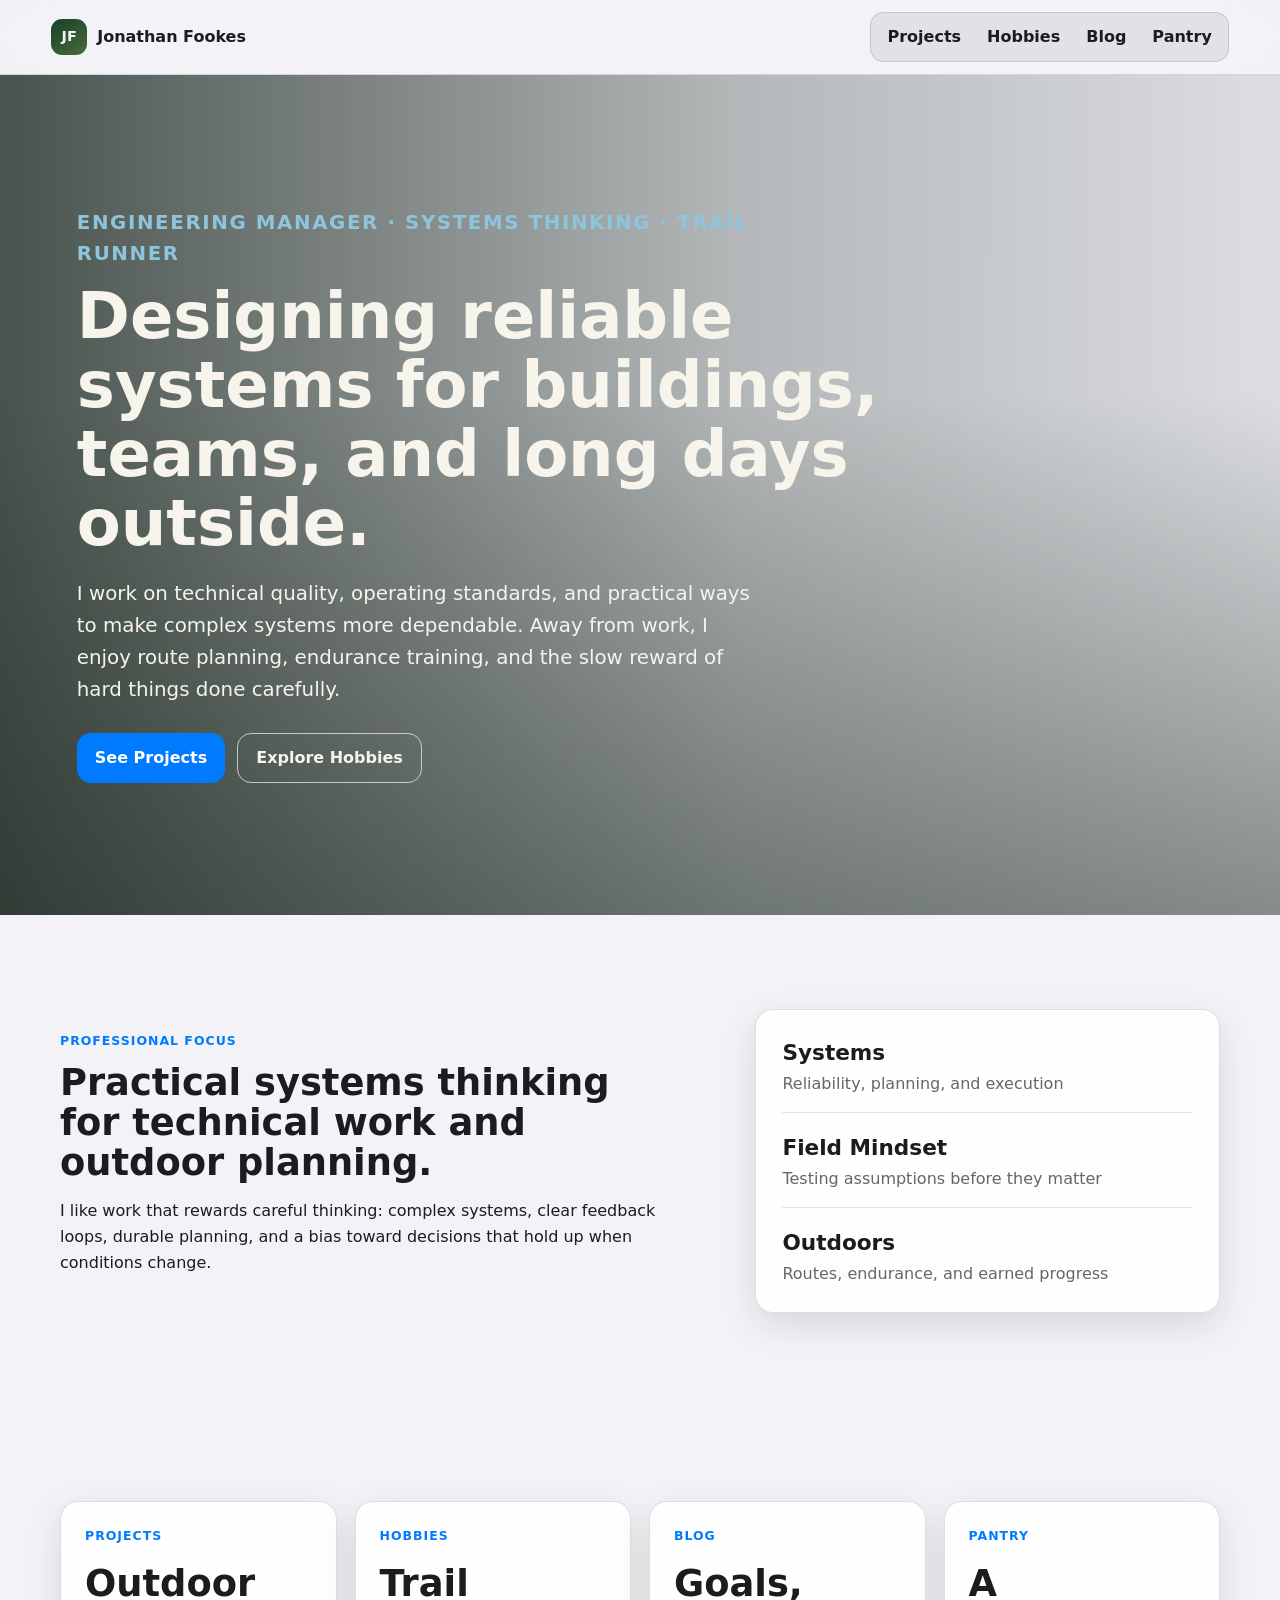
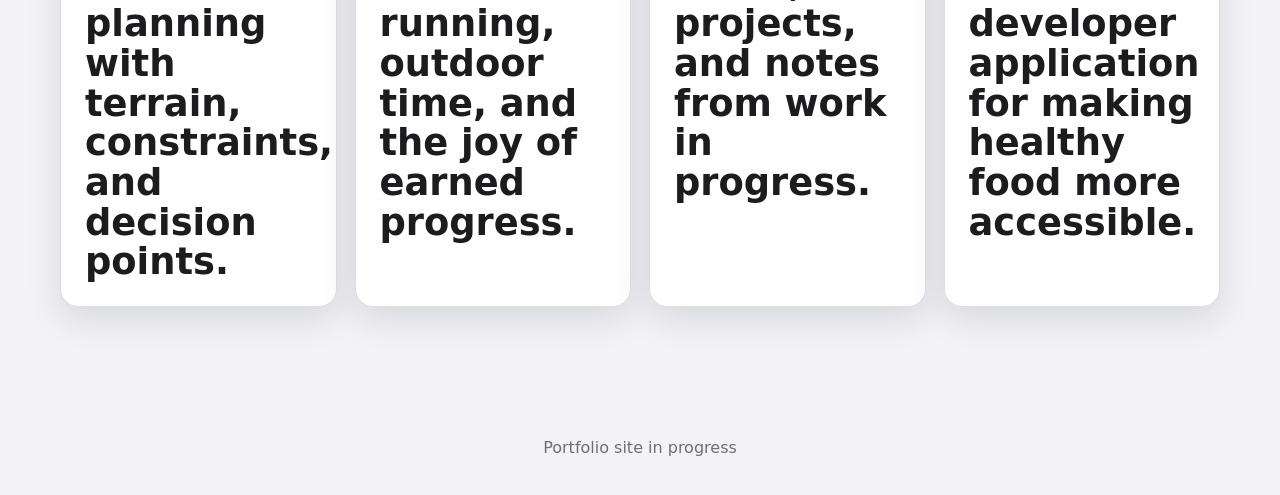
<file: index.html>
<!doctype html>
<html lang="en">
  <head>
    <meta charset="utf-8">
    <meta name="viewport" content="width=device-width, initial-scale=1">
    <title>Jonathan Fookes | Engineering, Trails, and Systems</title>
    <meta name="description" content="Personal website for Jonathan Fookes, engineering manager, systems thinker, route planner, and trail runner.">
    <link rel="preconnect" href="https://images.unsplash.com">
    <link rel="stylesheet" href="styles.css">
    <script defer src="script.js"></script>
  </head>
  <body>
    <header class="site-header">
      <a class="brand" href="index.html" aria-label="Jonathan Fookes home">
        <span class="brand-mark">JF</span>
        <span>Jonathan Fookes</span>
      </a>
      <button class="nav-toggle" type="button" aria-expanded="false" aria-controls="site-nav">
        <span class="sr-only">Toggle navigation</span>
        <span></span>
        <span></span>
        <span></span>
      </button>
      <nav id="site-nav" class="site-nav" aria-label="Primary navigation">
        <a href="projects.html">Projects</a>
        <a href="hobbies.html">Hobbies</a>
        <a href="blog.html">Blog</a>
        <a href="pantry.html">Pantry</a>
      </nav>
    </header>

    <main>
      <section class="hero home-hero">
        <div class="hero-copy">
          <p class="eyebrow">Engineering Manager · Systems Thinking · Trail Runner</p>
          <h1>Designing reliable systems for buildings, teams, and long days outside.</h1>
          <p>
            I work on technical quality, operating standards, and practical ways to make
            complex systems more dependable. Away from work, I enjoy route planning, endurance
            training, and the slow reward of hard things done carefully.
          </p>
          <div class="hero-actions">
            <a class="button primary" href="projects.html">See Projects</a>
            <a class="button secondary" href="hobbies.html">Explore Hobbies</a>
          </div>
        </div>
      </section>

      <section class="content-band intro-grid">
        <article>
          <p class="section-kicker">Professional Focus</p>
          <h2>Practical systems thinking for technical work and outdoor planning.</h2>
          <p>
            I like work that rewards careful thinking: complex systems, clear feedback loops,
            durable planning, and a bias toward decisions that hold up when conditions change.
          </p>
        </article>
        <article class="stat-panel">
          <div>
            <strong>Systems</strong>
            <span>Reliability, planning, and execution</span>
          </div>
          <div>
            <strong>Field Mindset</strong>
            <span>Testing assumptions before they matter</span>
          </div>
          <div>
            <strong>Outdoors</strong>
            <span>Routes, endurance, and earned progress</span>
          </div>
        </article>
      </section>

      <section class="feature-strip">
        <a class="feature-card" href="projects.html">
          <span>Projects</span>
          <h2>Outdoor planning with terrain, constraints, and decision points.</h2>
        </a>
        <a class="feature-card" href="hobbies.html">
          <span>Hobbies</span>
          <h2>Trail running, outdoor time, and the joy of earned progress.</h2>
        </a>
        <a class="feature-card" href="blog.html">
          <span>Blog</span>
          <h2>Goals, projects, and notes from work in progress.</h2>
        </a>
        <a class="feature-card" href="pantry.html">
          <span>Pantry</span>
          <h2>A developer application for making healthy food more accessible.</h2>
        </a>
      </section>
    </main>

    <footer class="site-footer">
      <span>Portfolio site in progress</span>
    </footer>
  </body>
</html>
</file>
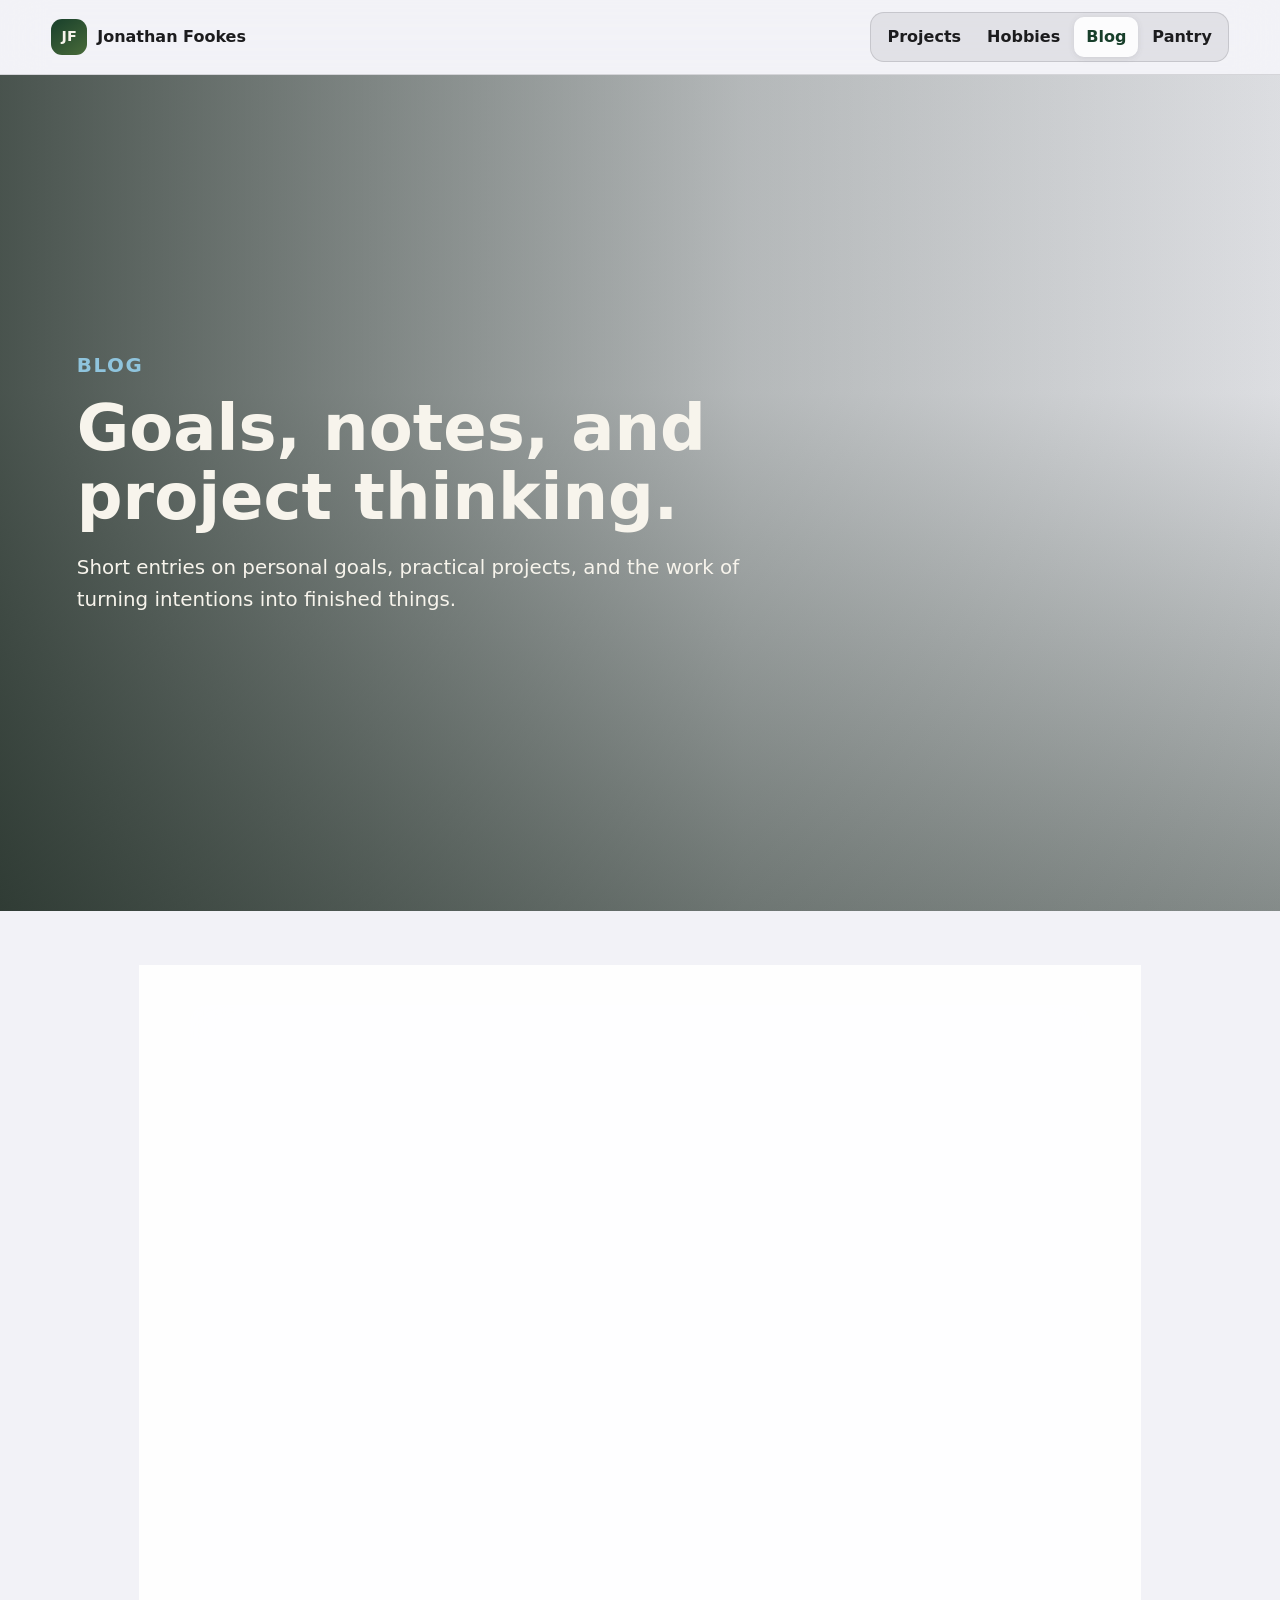
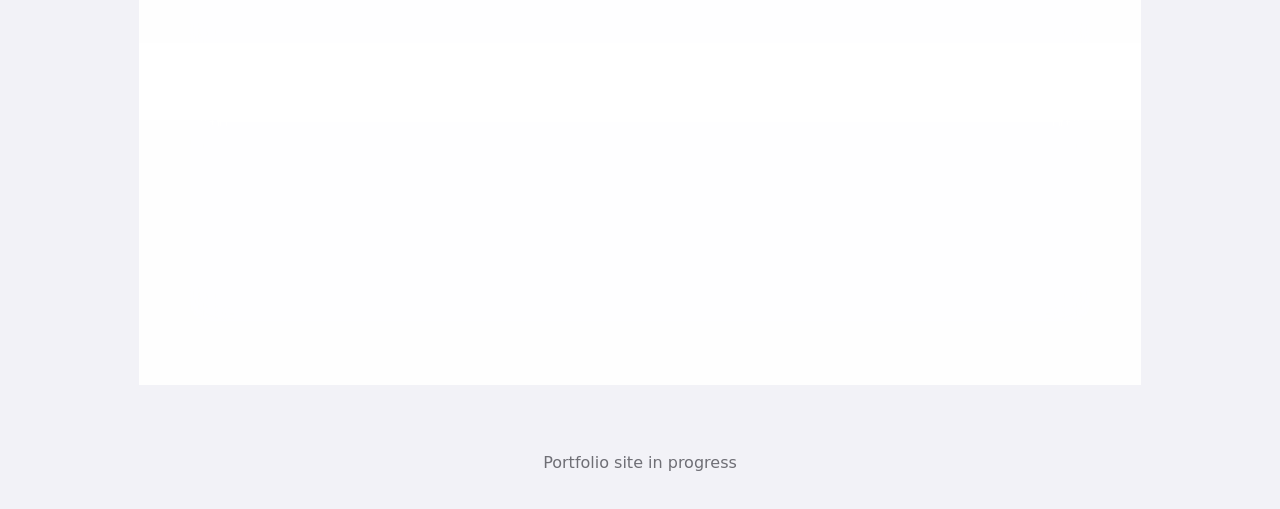
<file: blog.html>
<!doctype html>
<html lang="en">
  <head>
    <meta charset="utf-8">
    <meta name="viewport" content="width=device-width, initial-scale=1">
    <title>Blog | Jonathan Fookes</title>
    <meta name="description" content="Blog posts, goals, and project notes from Jonathan Fookes.">
    <link rel="preconnect" href="https://images.unsplash.com">
    <link rel="stylesheet" href="styles.css">
    <script defer src="script.js"></script>
  </head>
  <body>
    <header class="site-header">
      <a class="brand" href="index.html" aria-label="Jonathan Fookes home">
        <span class="brand-mark">JF</span>
        <span>Jonathan Fookes</span>
      </a>
      <button class="nav-toggle" type="button" aria-expanded="false" aria-controls="site-nav">
        <span class="sr-only">Toggle navigation</span>
        <span></span>
        <span></span>
        <span></span>
      </button>
      <nav id="site-nav" class="site-nav" aria-label="Primary navigation">
        <a href="projects.html">Projects</a>
        <a href="hobbies.html">Hobbies</a>
        <a href="blog.html" aria-current="page">Blog</a>
        <a href="pantry.html">Pantry</a>
      </nav>
    </header>

    <main>
      <section class="page-hero blog-hero">
        <div>
          <p class="eyebrow">Blog</p>
          <h1>Goals, notes, and project thinking.</h1>
          <p>
            Short entries on personal goals, practical projects, and the work of turning
            intentions into finished things.
          </p>
        </div>
      </section>

      <section class="blog-layout">
        <article class="blog-post">
          <header class="blog-post-header">
            <p class="section-kicker">Goals</p>
            <h2>Goals for 2026/2027</h2>
          </header>
          <ul class="goal-list">
            <li>
              <span class="goal-marker complete">Done</span>
              <span>Run 100k in 13 hours <strong>done in 12:13:00</strong></span>
            </li>
            <li>
              <span class="goal-marker">Goal</span>
              <span>Become a dad</span>
            </li>
            <li>
              <span class="goal-marker">Goal</span>
              <span>Build my meal planning and nutrition education app</span>
            </li>
            <li>
              <span class="goal-marker">Goal</span>
              <span>Visit Asia, anywhere</span>
            </li>
            <li>
              <span class="goal-marker">Goal</span>
              <span>Dipsea black shirt</span>
            </li>
            <li>
              <span class="goal-marker">Goal</span>
              <span>Finish my sci-fi novel</span>
            </li>
          </ul>
        </article>

        <article class="blog-post">
          <header class="blog-post-header">
            <p class="section-kicker">Reflection</p>
            <h2>Added goals for the next two years</h2>
          </header>
          <p>
            I have a lot I want to do, and I am loving the creative aspect of each of these.
          </p>
        </article>
      </section>
    </main>

    <footer class="site-footer">
      <span>Portfolio site in progress</span>
    </footer>
  </body>
</html>
</file>
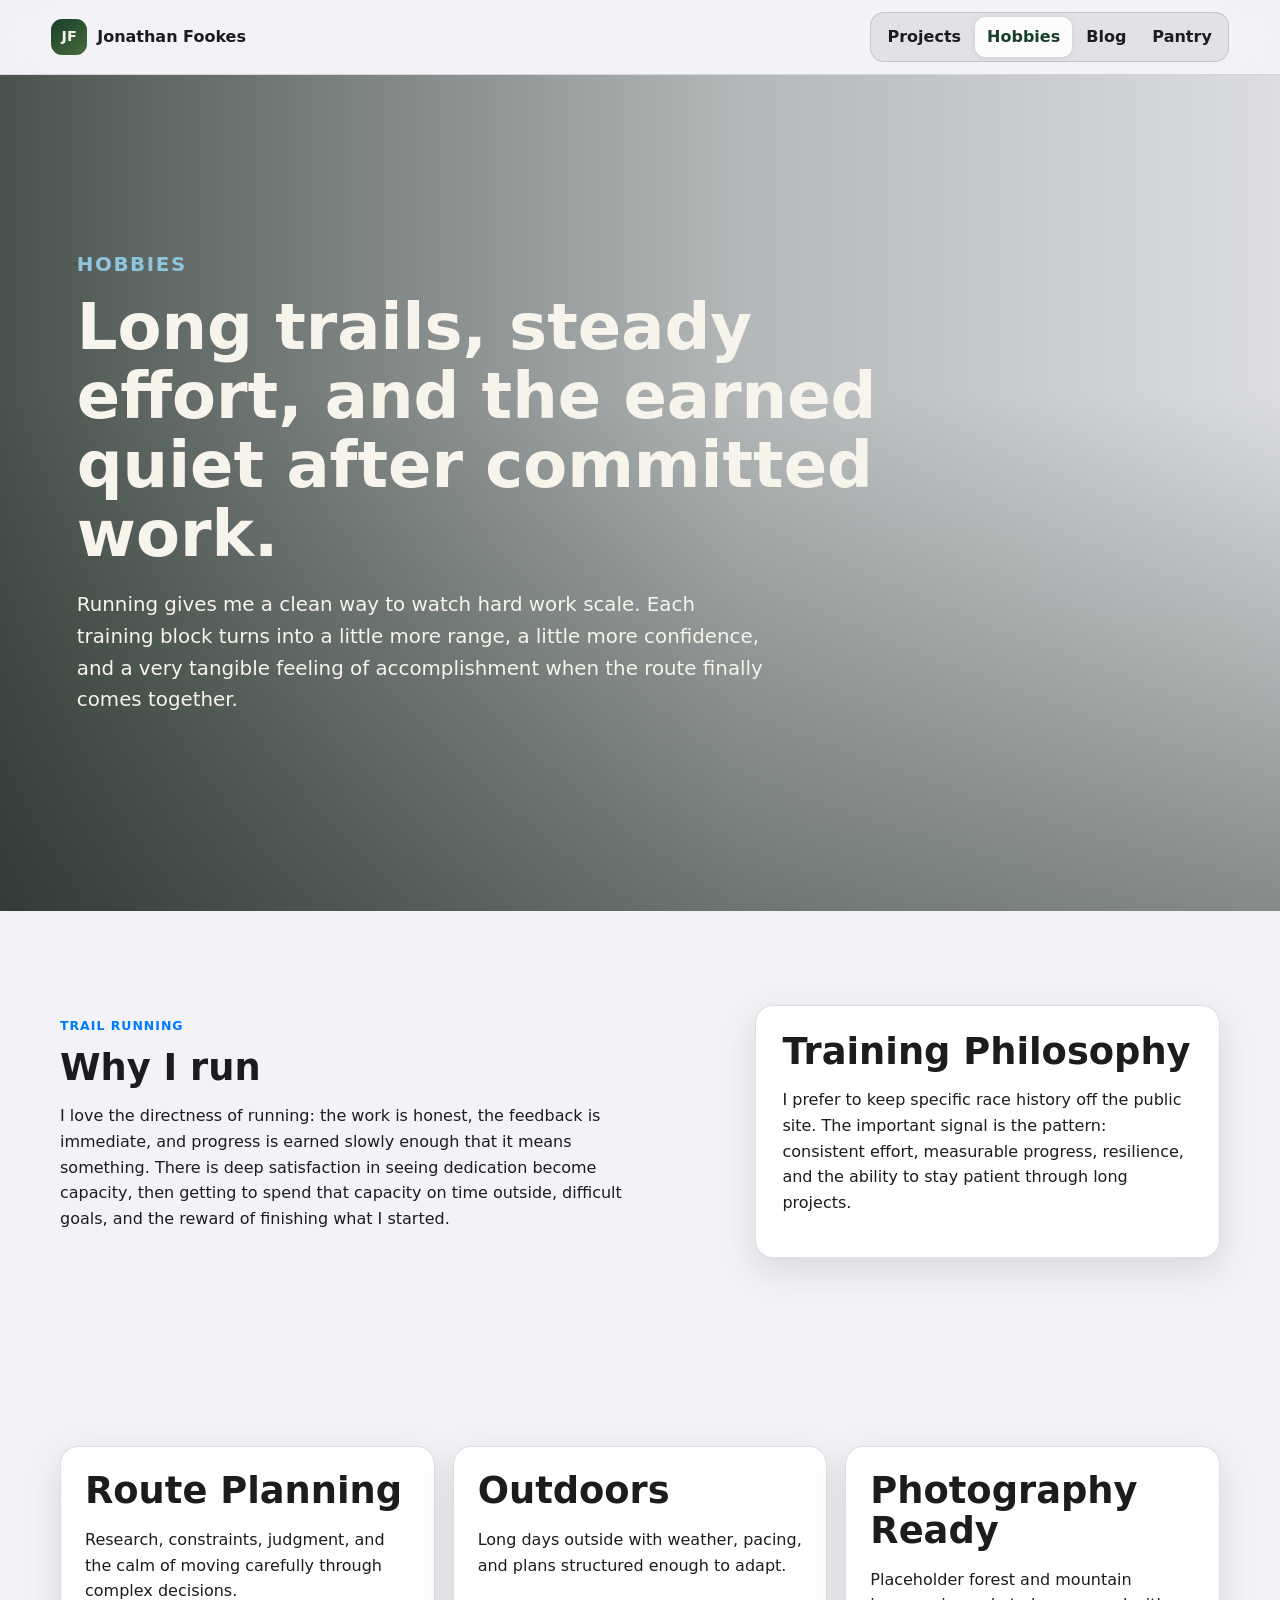
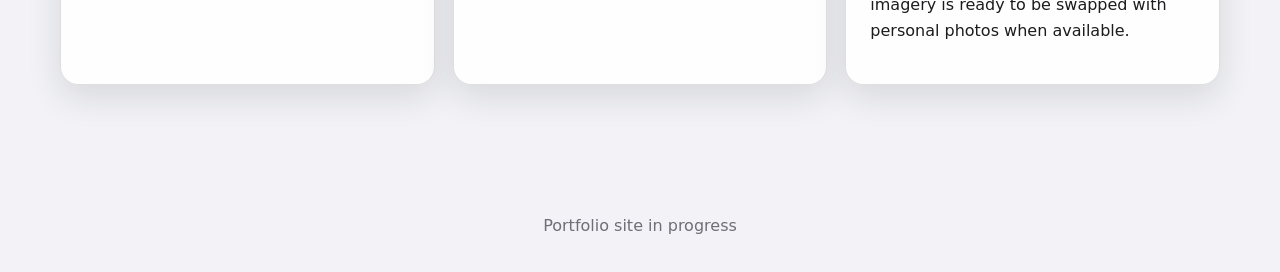
<file: hobbies.html>
<!doctype html>
<html lang="en">
  <head>
    <meta charset="utf-8">
    <meta name="viewport" content="width=device-width, initial-scale=1">
    <title>Hobbies | Jonathan Fookes</title>
    <meta name="description" content="Trail running, outdoor hobbies, and personal interests for Jonathan Fookes.">
    <link rel="preconnect" href="https://images.unsplash.com">
    <link rel="stylesheet" href="styles.css">
    <script defer src="script.js"></script>
  </head>
  <body>
    <header class="site-header">
      <a class="brand" href="index.html" aria-label="Jonathan Fookes home">
        <span class="brand-mark">JF</span>
        <span>Jonathan Fookes</span>
      </a>
      <button class="nav-toggle" type="button" aria-expanded="false" aria-controls="site-nav">
        <span class="sr-only">Toggle navigation</span>
        <span></span>
        <span></span>
        <span></span>
      </button>
      <nav id="site-nav" class="site-nav" aria-label="Primary navigation">
        <a href="projects.html">Projects</a>
        <a href="hobbies.html" aria-current="page">Hobbies</a>
        <a href="blog.html">Blog</a>
        <a href="pantry.html">Pantry</a>
      </nav>
    </header>

    <main>
      <section class="page-hero hobbies-hero">
        <div>
          <p class="eyebrow">Hobbies</p>
          <h1>Long trails, steady effort, and the earned quiet after committed work.</h1>
          <p>
            Running gives me a clean way to watch hard work scale. Each training block
            turns into a little more range, a little more confidence, and a very tangible
            feeling of accomplishment when the route finally comes together.
          </p>
        </div>
      </section>

      <section class="running-layout">
        <article class="running-story">
          <p class="section-kicker">Trail Running</p>
          <h2>Why I run</h2>
          <p>
            I love the directness of running: the work is honest, the feedback is immediate,
            and progress is earned slowly enough that it means something. There is deep
            satisfaction in seeing dedication become capacity, then getting to spend that
            capacity on time outside, difficult goals, and the reward of finishing what I started.
          </p>
        </article>
        <aside class="results-panel">
          <h2>Training Philosophy</h2>
          <p>
            I prefer to keep specific race history off the public site. The important signal is
            the pattern: consistent effort, measurable progress, resilience, and the ability to
            stay patient through long projects.
          </p>
        </aside>
      </section>

      <section class="hobby-strip">
        <article>
          <h2>Route Planning</h2>
          <p>Research, constraints, judgment, and the calm of moving carefully through complex decisions.</p>
        </article>
        <article>
          <h2>Outdoors</h2>
          <p>Long days outside with weather, pacing, and plans structured enough to adapt.</p>
        </article>
        <article>
          <h2>Photography Ready</h2>
          <p>Placeholder forest and mountain imagery is ready to be swapped with personal photos when available.</p>
        </article>
      </section>
    </main>

    <footer class="site-footer">
      <span>Portfolio site in progress</span>
    </footer>
  </body>
</html>
</file>
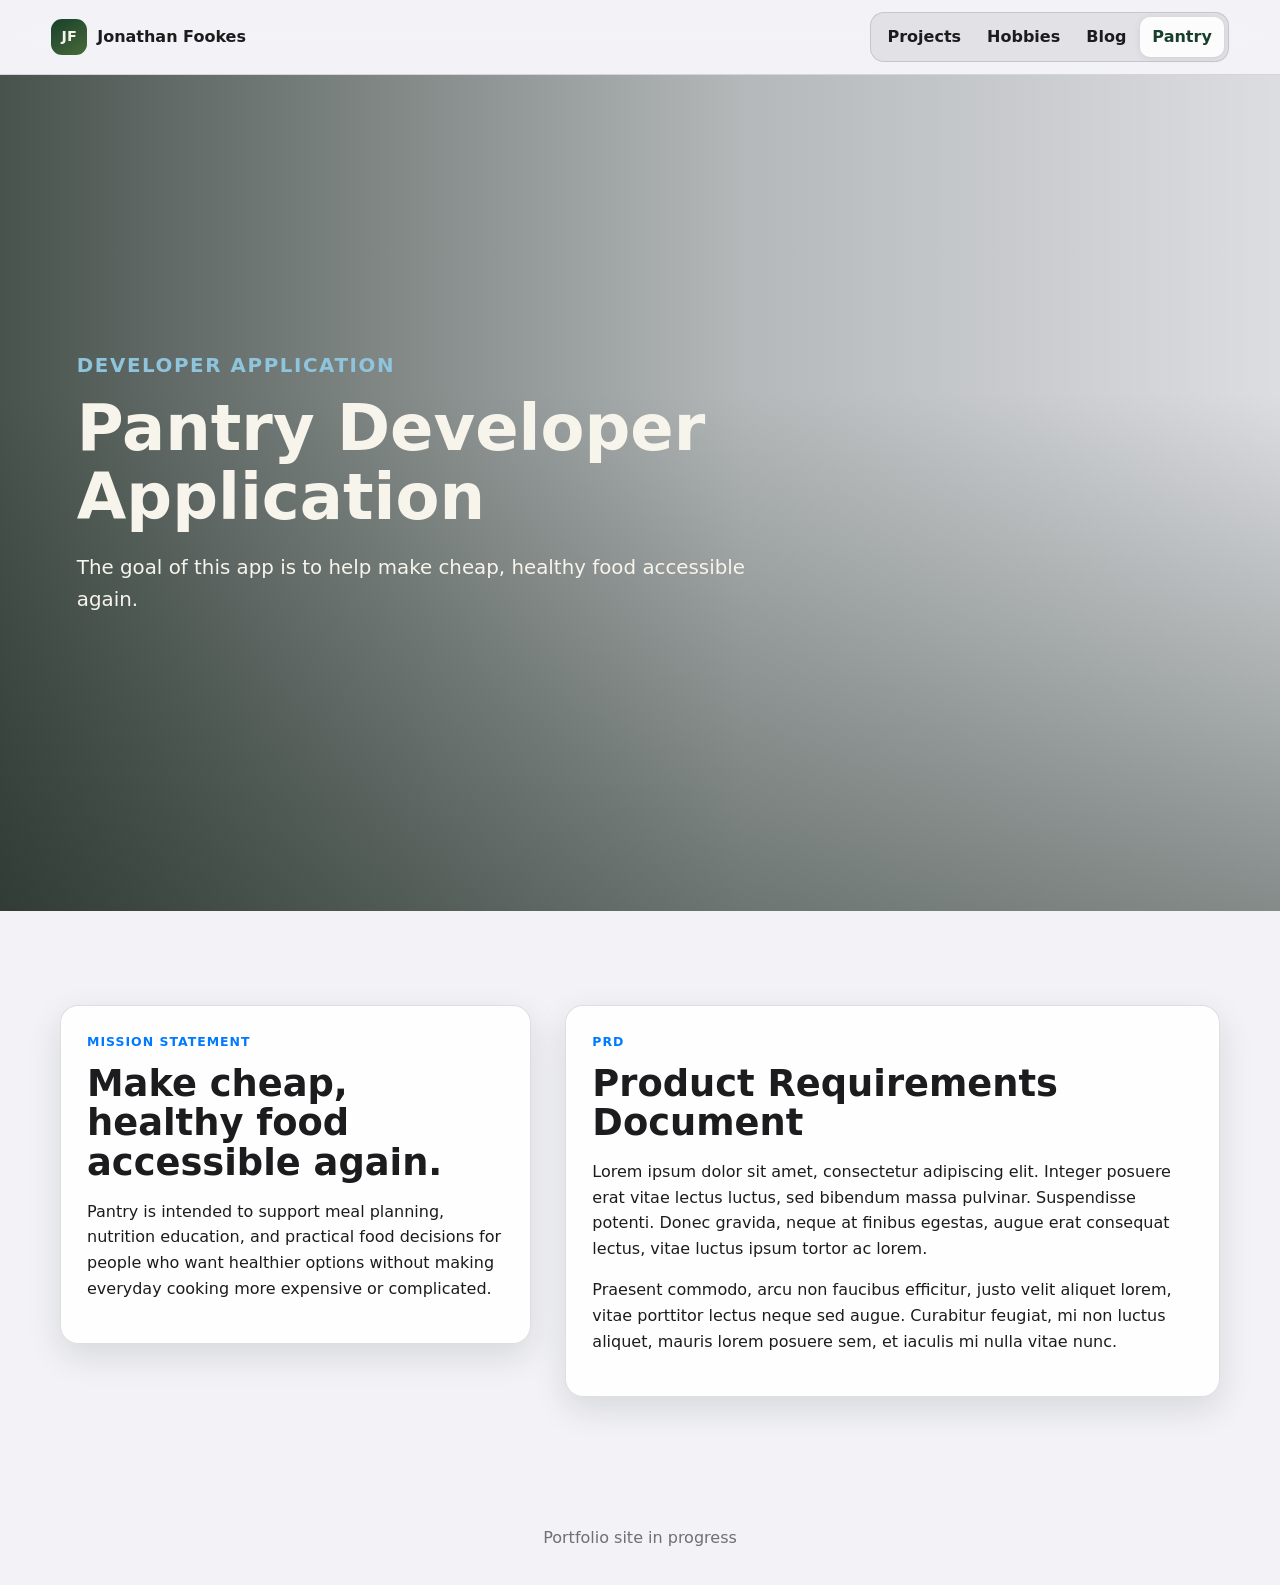
<file: pantry.html>
<!doctype html>
<html lang="en">
  <head>
    <meta charset="utf-8">
    <meta name="viewport" content="width=device-width, initial-scale=1">
    <title>Pantry Developer Application | Jonathan Fookes</title>
    <meta name="description" content="Pantry Developer Application mission and product requirements notes.">
    <link rel="preconnect" href="https://images.unsplash.com">
    <link rel="stylesheet" href="styles.css">
    <script defer src="script.js"></script>
  </head>
  <body>
    <header class="site-header">
      <a class="brand" href="index.html" aria-label="Jonathan Fookes home">
        <span class="brand-mark">JF</span>
        <span>Jonathan Fookes</span>
      </a>
      <button class="nav-toggle" type="button" aria-expanded="false" aria-controls="site-nav">
        <span class="sr-only">Toggle navigation</span>
        <span></span>
        <span></span>
        <span></span>
      </button>
      <nav id="site-nav" class="site-nav" aria-label="Primary navigation">
        <a href="projects.html">Projects</a>
        <a href="hobbies.html">Hobbies</a>
        <a href="blog.html">Blog</a>
        <a href="pantry.html" aria-current="page">Pantry</a>
      </nav>
    </header>

    <main>
      <section class="page-hero pantry-hero">
        <div>
          <p class="eyebrow">Developer Application</p>
          <h1>Pantry Developer Application</h1>
          <p>
            The goal of this app is to help make cheap, healthy food accessible again.
          </p>
        </div>
      </section>

      <section class="app-layout">
        <article class="app-panel mission-panel">
          <p class="section-kicker">Mission Statement</p>
          <h2>Make cheap, healthy food accessible again.</h2>
          <p>
            Pantry is intended to support meal planning, nutrition education, and practical
            food decisions for people who want healthier options without making everyday
            cooking more expensive or complicated.
          </p>
        </article>

        <article class="app-panel">
          <p class="section-kicker">PRD</p>
          <h2>Product Requirements Document</h2>
          <p>
            Lorem ipsum dolor sit amet, consectetur adipiscing elit. Integer posuere erat
            vitae lectus luctus, sed bibendum massa pulvinar. Suspendisse potenti. Donec
            gravida, neque at finibus egestas, augue erat consequat lectus, vitae luctus
            ipsum tortor ac lorem.
          </p>
          <p>
            Praesent commodo, arcu non faucibus efficitur, justo velit aliquet lorem, vitae
            porttitor lectus neque sed augue. Curabitur feugiat, mi non luctus aliquet,
            mauris lorem posuere sem, et iaculis mi nulla vitae nunc.
          </p>
        </article>
      </section>
    </main>

    <footer class="site-footer">
      <span>Portfolio site in progress</span>
    </footer>
  </body>
</html>
</file>
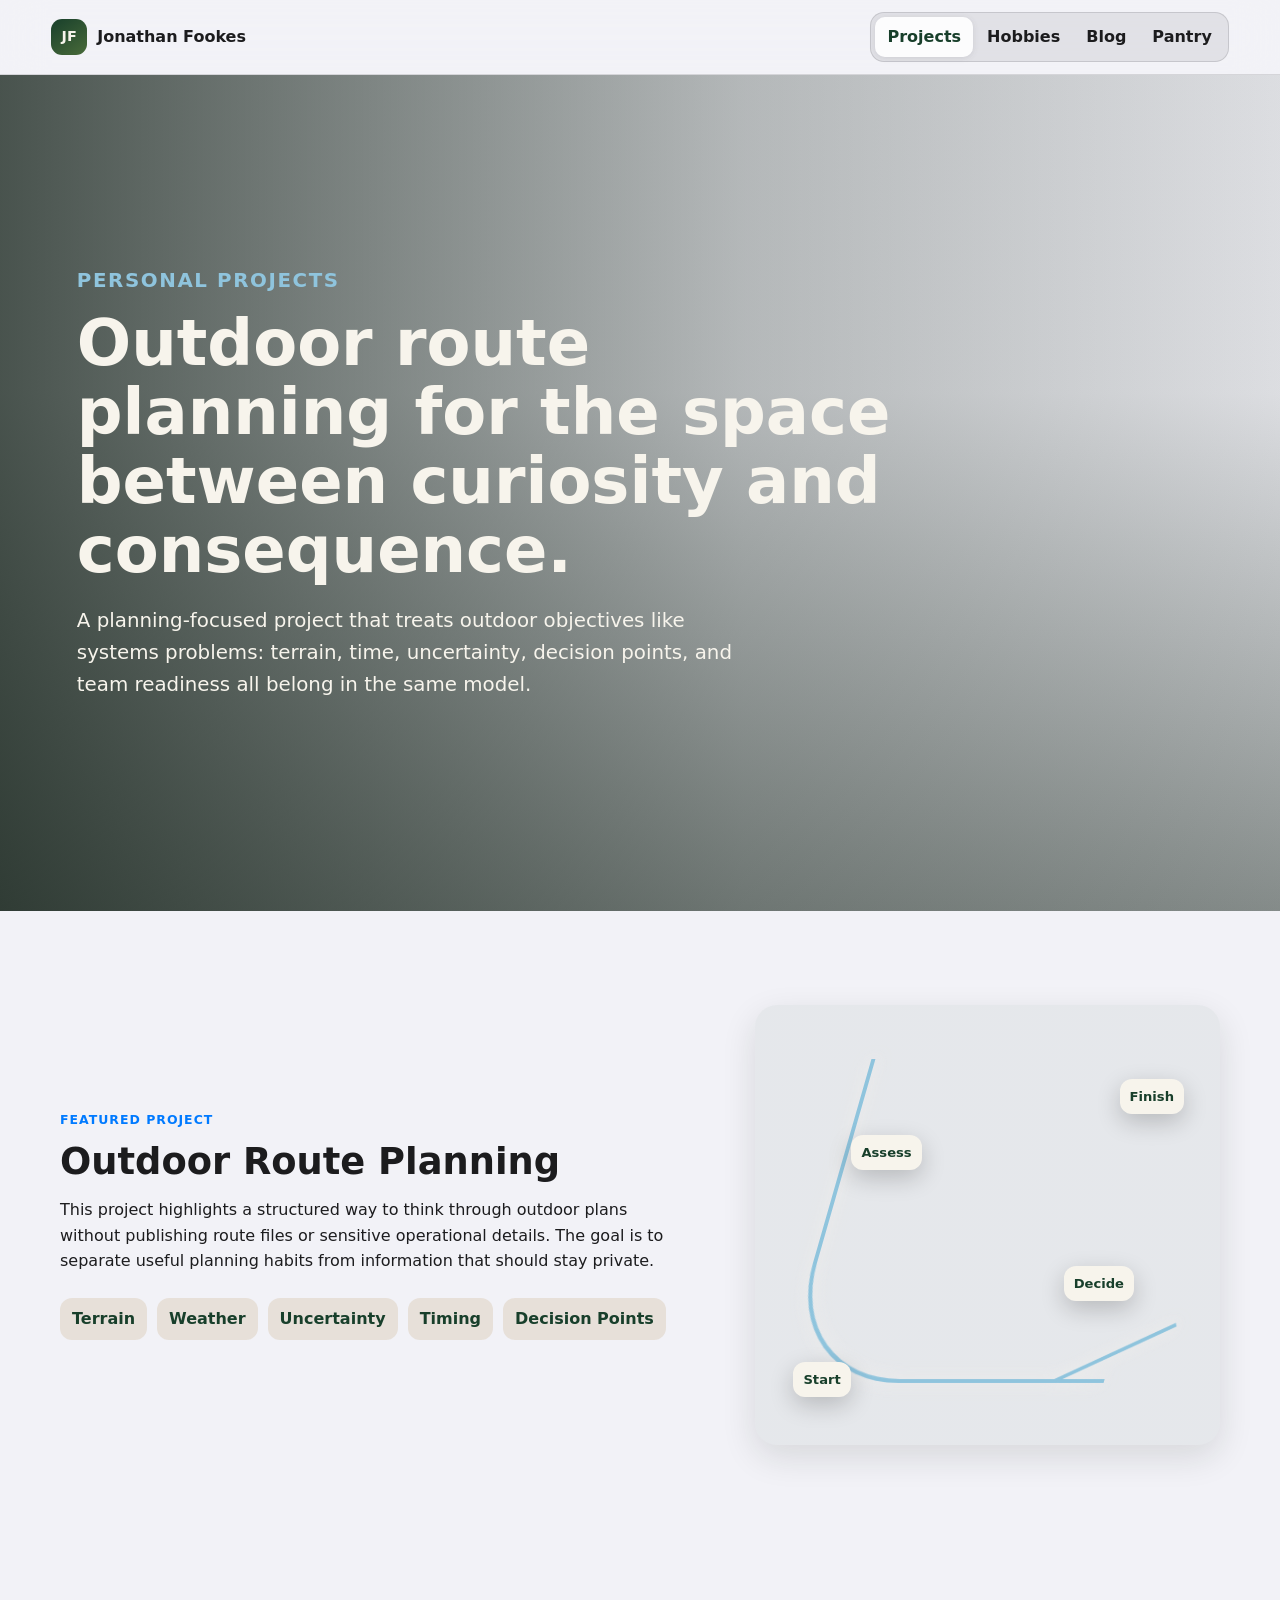
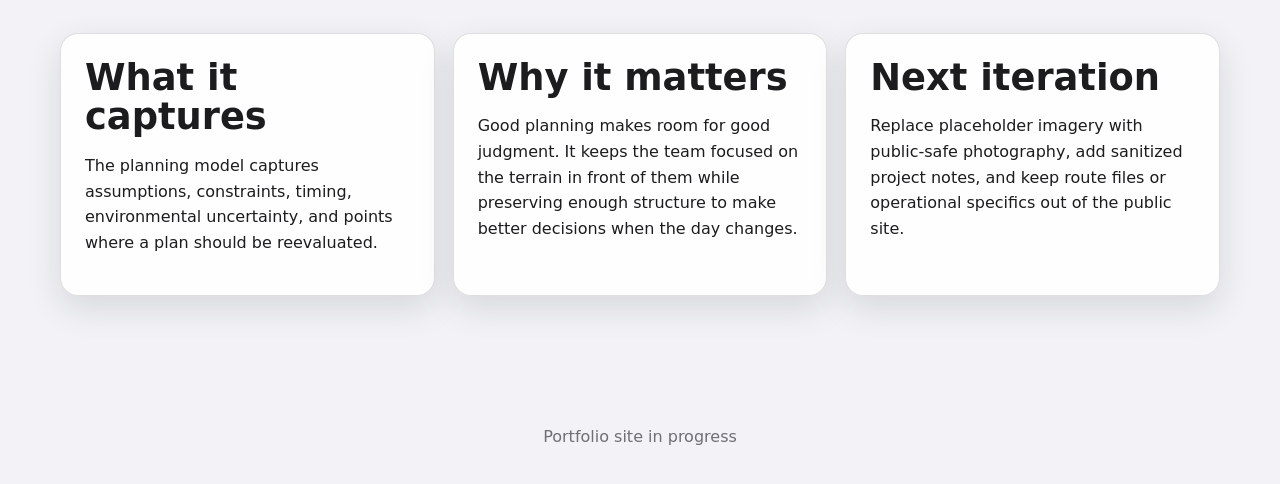
<file: projects.html>
<!doctype html>
<html lang="en">
  <head>
    <meta charset="utf-8">
    <meta name="viewport" content="width=device-width, initial-scale=1">
    <title>Projects | Jonathan Fookes</title>
    <meta name="description" content="Personal projects by Jonathan Fookes, including outdoor route planning.">
    <link rel="preconnect" href="https://images.unsplash.com">
    <link rel="stylesheet" href="styles.css">
    <script defer src="script.js"></script>
  </head>
  <body>
    <header class="site-header">
      <a class="brand" href="index.html" aria-label="Jonathan Fookes home">
        <span class="brand-mark">JF</span>
        <span>Jonathan Fookes</span>
      </a>
      <button class="nav-toggle" type="button" aria-expanded="false" aria-controls="site-nav">
        <span class="sr-only">Toggle navigation</span>
        <span></span>
        <span></span>
        <span></span>
      </button>
      <nav id="site-nav" class="site-nav" aria-label="Primary navigation">
        <a href="projects.html" aria-current="page">Projects</a>
        <a href="hobbies.html">Hobbies</a>
        <a href="blog.html">Blog</a>
        <a href="pantry.html">Pantry</a>
      </nav>
    </header>

    <main>
      <section class="page-hero projects-hero">
        <div>
          <p class="eyebrow">Personal Projects</p>
          <h1>Outdoor route planning for the space between curiosity and consequence.</h1>
          <p>
            A planning-focused project that treats outdoor objectives like systems problems:
            terrain, time, uncertainty, decision points, and team readiness all belong in the
            same model.
          </p>
        </div>
      </section>

      <section class="project-feature">
        <div class="project-copy">
          <p class="section-kicker">Featured Project</p>
          <h2>Outdoor Route Planning</h2>
          <p>
            This project highlights a structured way to think through outdoor plans without
            publishing route files or sensitive operational details. The goal is to
            separate useful planning habits from information that should stay private.
          </p>
          <div class="project-metrics" aria-label="Route planning focus areas">
            <span>Terrain</span>
            <span>Weather</span>
            <span>Uncertainty</span>
            <span>Timing</span>
            <span>Decision Points</span>
          </div>
        </div>
        <div class="route-panel" aria-label="Stylized route planning map">
          <div class="route-line"></div>
          <span class="route-point start">Start</span>
          <span class="route-point water">Assess</span>
          <span class="route-point decision">Decide</span>
          <span class="route-point exit">Finish</span>
        </div>
      </section>

      <section class="content-band planning-grid">
        <article>
          <h2>What it captures</h2>
          <p>
            The planning model captures assumptions, constraints, timing, environmental
            uncertainty, and points where a plan should be reevaluated.
          </p>
        </article>
        <article>
          <h2>Why it matters</h2>
          <p>
            Good planning makes room for good judgment. It keeps the team focused on
            the terrain in front of them while preserving enough structure to make better
            decisions when the day changes.
          </p>
        </article>
        <article>
          <h2>Next iteration</h2>
          <p>
            Replace placeholder imagery with public-safe photography, add sanitized project
            notes, and keep route files or operational specifics out of the public site.
          </p>
        </article>
      </section>
    </main>

    <footer class="site-footer">
      <span>Portfolio site in progress</span>
    </footer>
  </body>
</html>
</file>
<file: styles.css>
:root {
  --forest: #183f2b;
  --moss: #496b3a;
  --fern: #7f9b5d;
  --dirt: #6c4d2f;
  --bark: #3a281b;
  --trail: #c3a77a;
  --sand: #e4d2b3;
  --sky: #8fc4dd;
  --cloud: #f7f4ec;
  --mist: #edf3ee;
  --ink: #182017;
  --ios-bg: #f2f2f7;
  --ios-surface: rgba(255, 255, 255, 0.88);
  --ios-border: rgba(60, 60, 67, 0.16);
  --ios-blue: #007aff;
  --ios-label: #1c1c1e;
  --ios-secondary: rgba(60, 60, 67, 0.72);
  --shadow: 0 12px 34px rgba(24, 32, 23, 0.12);
}

* {
  box-sizing: border-box;
}

html {
  scroll-behavior: smooth;
}

body {
  margin: 0;
  color: var(--ios-label);
  background: var(--ios-bg);
  font-family: -apple-system, BlinkMacSystemFont, "SF Pro Display", "Segoe UI", system-ui, sans-serif;
  line-height: 1.6;
}

a {
  color: inherit;
}

.site-header {
  position: sticky;
  top: 0;
  z-index: 10;
  display: flex;
  align-items: center;
  justify-content: space-between;
  gap: 24px;
  padding: 12px clamp(16px, 4vw, 56px);
  background: rgba(242, 242, 247, 0.78);
  border-bottom: 1px solid var(--ios-border);
  backdrop-filter: blur(22px) saturate(180%);
}

.brand {
  display: inline-flex;
  align-items: center;
  gap: 10px;
  color: var(--ios-label);
  font-weight: 800;
  text-decoration: none;
}

.brand-mark {
  display: grid;
  width: 36px;
  height: 36px;
  place-items: center;
  color: var(--cloud);
  background: linear-gradient(145deg, var(--forest), var(--moss));
  border-radius: 11px;
  font-size: 0.9rem;
  letter-spacing: 0;
}

.site-nav {
  display: flex;
  align-items: center;
  gap: 2px;
  padding: 4px;
  border: 1px solid var(--ios-border);
  border-radius: 14px;
  background: rgba(118, 118, 128, 0.14);
}

.site-nav a {
  min-height: 36px;
  padding: 7px 12px;
  border-radius: 10px;
  color: var(--ios-label);
  font-weight: 700;
  text-decoration: none;
}

.site-nav a:hover,
.site-nav a[aria-current="page"] {
  color: var(--forest);
  background: rgba(255, 255, 255, 0.9);
  box-shadow: 0 1px 6px rgba(60, 60, 67, 0.12);
}

.nav-toggle {
  display: none;
  width: 44px;
  height: 44px;
  border: 1px solid rgba(24, 63, 43, 0.2);
  border-radius: 14px;
  background: var(--ios-surface);
}

.nav-toggle span:not(.sr-only) {
  display: block;
  width: 18px;
  height: 2px;
  margin: 4px auto;
  background: var(--forest);
}

.sr-only {
  position: absolute;
  width: 1px;
  height: 1px;
  padding: 0;
  overflow: hidden;
  clip: rect(0, 0, 0, 0);
  white-space: nowrap;
  border: 0;
}

.hero,
.page-hero {
  min-height: calc(100vh - 64px);
  display: flex;
  align-items: center;
  padding: clamp(72px, 12vw, 132px) clamp(20px, 6vw, 86px);
  color: var(--cloud);
  background-position: center;
  background-size: cover;
  position: relative;
}

.hero::before,
.page-hero::before {
  content: "";
  position: absolute;
  inset: 0;
  background:
    linear-gradient(90deg, rgba(15, 29, 20, 0.74), rgba(15, 29, 20, 0.26) 58%, rgba(15, 29, 20, 0.08)),
    linear-gradient(0deg, rgba(15, 29, 20, 0.44), rgba(15, 29, 20, 0.02) 62%);
}

.home-hero {
  background-image: url("https://www.fws.gov/sites/default/files/styles/max_1300x1300/public/banner_images/2022-10/Lassen-NP-kim-turner-usfws-1.jpg?itok=h3rSBXE8");
}

.projects-hero {
  background-image: url("https://images.unsplash.com/photo-1474044159687-1ee9f3a51722?auto=format&fit=crop&w=2200&q=85");
}

.hobbies-hero {
  background-image: url("https://images.unsplash.com/photo-1464822759023-fed622ff2c3b?auto=format&fit=crop&w=2200&q=85");
}

.blog-hero {
  background-image: url("https://images.unsplash.com/photo-1500534314209-a25ddb2bd429?auto=format&fit=crop&w=2200&q=85");
}

.pantry-hero {
  background-image: url("https://images.unsplash.com/photo-1498837167922-ddd27525d352?auto=format&fit=crop&w=2200&q=85");
}

.hero-copy,
.page-hero > div {
  position: relative;
  max-width: 820px;
}

.eyebrow,
.section-kicker {
  margin: 0 0 12px;
  color: var(--sky);
  font-size: 0.78rem;
  font-weight: 850;
  letter-spacing: 0.08em;
  text-transform: uppercase;
}

.section-kicker {
  color: var(--ios-blue);
}

h1,
h2 {
  margin: 0;
  line-height: 1.08;
  letter-spacing: 0;
}

h1 {
  max-width: 900px;
  font-size: clamp(2.25rem, 5vw, 4.7rem);
  font-weight: 850;
}

h2 {
  color: var(--ios-label);
  font-size: clamp(1.45rem, 3vw, 2.3rem);
  font-weight: 800;
}

.hero p,
.page-hero p {
  max-width: 690px;
  font-size: clamp(1.05rem, 2vw, 1.24rem);
}

.hero-actions {
  display: flex;
  flex-wrap: wrap;
  gap: 12px;
  margin-top: 28px;
}

.button {
  display: inline-flex;
  align-items: center;
  justify-content: center;
  min-height: 46px;
  padding: 11px 18px;
  border-radius: 14px;
  font-weight: 800;
  text-decoration: none;
}

.button.primary {
  color: #fff;
  background: var(--ios-blue);
}

.button.secondary {
  color: var(--cloud);
  border: 1px solid rgba(247, 244, 236, 0.72);
}

.content-band,
.project-feature,
.running-layout,
.hobby-strip,
.feature-strip,
.blog-layout,
.app-layout {
  width: min(1160px, calc(100% - 40px));
  margin: 0 auto;
  padding: clamp(56px, 8vw, 94px) 0;
}

.intro-grid,
.project-feature,
.running-layout {
  display: grid;
  grid-template-columns: minmax(0, 1.04fr) minmax(280px, 0.78fr);
  gap: clamp(28px, 6vw, 76px);
  align-items: center;
}

.app-layout {
  display: grid;
  grid-template-columns: minmax(0, 0.72fr) minmax(0, 1fr);
  gap: clamp(18px, 4vw, 34px);
  align-items: start;
}

.stat-panel,
.sidebar-panel,
.results-panel,
.app-panel {
  padding: 26px;
  border: 1px solid var(--ios-border);
  border-radius: 18px;
  background: var(--ios-surface);
  box-shadow: var(--shadow);
  backdrop-filter: blur(18px) saturate(150%);
}

.app-panel {
  background: rgba(255, 255, 255, 0.9);
}

.mission-panel {
  position: sticky;
  top: 92px;
}

.stat-panel {
  display: grid;
  gap: 18px;
}

.stat-panel div {
  padding-bottom: 16px;
  border-bottom: 1px solid rgba(58, 40, 27, 0.12);
}

.stat-panel div:last-child {
  padding-bottom: 0;
  border-bottom: 0;
}

.stat-panel strong {
  display: block;
  color: var(--ios-label);
  font-size: 1.35rem;
}

.stat-panel span,
.company,
.timeline-date,
.result-list span {
  color: rgba(24, 32, 23, 0.68);
}

.feature-strip,
.hobby-strip,
.planning-grid {
  display: grid;
  grid-template-columns: repeat(auto-fit, minmax(240px, 1fr));
  gap: 18px;
}

.feature-card,
.hobby-strip article,
.planning-grid article {
  min-height: 230px;
  padding: 24px;
  border: 1px solid var(--ios-border);
  border-radius: 18px;
  text-decoration: none;
  background: var(--ios-surface);
  color: var(--ios-label);
  box-shadow: var(--shadow);
  backdrop-filter: blur(18px) saturate(150%);
}

.feature-card:nth-child(2),
.hobby-strip article:nth-child(2),
.planning-grid article:nth-child(2) {
  background: rgba(255, 255, 255, 0.92);
}

.feature-card:nth-child(3),
.hobby-strip article:nth-child(3),
.planning-grid article:nth-child(3) {
  background: rgba(255, 255, 255, 0.92);
  color: var(--ios-label);
}

.feature-card span {
  display: block;
  margin-bottom: 18px;
  color: var(--ios-blue);
  font-weight: 850;
  text-transform: uppercase;
  font-size: 0.78rem;
  letter-spacing: 0.08em;
}

.feature-card h2,
.hobby-strip h2,
.planning-grid h2 {
  color: inherit;
}

.sidebar-panel {
  position: sticky;
  top: 90px;
}

.tag-list,
.timeline ul,
.result-list {
  padding-left: 20px;
}

.tag-list li {
  margin: 8px 0;
}

.timeline {
  display: grid;
  gap: 20px;
}

.timeline-item {
  padding: 28px;
  border-left: 6px solid var(--moss);
  border-radius: 8px;
  background: #fffaf0;
  box-shadow: var(--shadow);
}

.timeline-date {
  margin: 0 0 6px;
  font-weight: 800;
}

.company {
  margin-top: 6px;
  font-weight: 800;
}

.route-panel {
  position: relative;
  min-height: 440px;
  overflow: hidden;
  border-radius: 22px;
  background:
    linear-gradient(rgba(24, 63, 43, 0.06), rgba(24, 63, 43, 0.06)),
    url("https://images.unsplash.com/photo-1509316785289-025f5b846b35?auto=format&fit=crop&w=1300&q=85") center/cover;
  box-shadow: var(--shadow);
}

.route-line {
  position: absolute;
  inset: 54px 70px 62px;
  border-left: 4px solid var(--sky);
  border-bottom: 4px solid var(--sky);
  border-radius: 0 0 0 120px;
  transform: skewX(-16deg);
  filter: drop-shadow(0 0 8px rgba(247, 244, 236, 0.8));
}

.route-line::after {
  content: "";
  position: absolute;
  right: -70px;
  bottom: -4px;
  width: 120px;
  border-bottom: 4px solid var(--sky);
  transform: rotate(-28deg);
  transform-origin: left center;
}

.route-point {
  position: absolute;
  padding: 7px 10px;
  border-radius: 12px;
  color: var(--forest);
  background: var(--cloud);
  font-size: 0.82rem;
  font-weight: 850;
  box-shadow: 0 8px 24px rgba(0, 0, 0, 0.2);
}

.route-point.start {
  left: 38px;
  bottom: 48px;
}

.route-point.water {
  left: 96px;
  top: 130px;
}

.route-point.decision {
  right: 86px;
  bottom: 144px;
}

.route-point.exit {
  right: 36px;
  top: 74px;
}

.project-metrics {
  display: flex;
  flex-wrap: wrap;
  gap: 10px;
  margin-top: 24px;
}

.project-metrics span {
  padding: 8px 12px;
  border-radius: 12px;
  color: var(--forest);
  background: rgba(195, 167, 122, 0.24);
  font-weight: 800;
}

.running-story {
  padding-right: clamp(0px, 3vw, 34px);
}

.result-list {
  display: grid;
  gap: 16px;
  margin: 0;
}

.result-list strong,
.result-list span {
  display: block;
}

.blog-layout {
  max-width: 900px;
  display: grid;
  gap: 26px;
}

.blog-post {
  padding: clamp(26px, 5vw, 48px);
  border: 1px solid var(--ios-border);
  border-radius: 18px;
  background: var(--ios-surface);
  box-shadow: var(--shadow);
  backdrop-filter: blur(18px) saturate(150%);
}

.blog-post-header {
  margin-bottom: 28px;
}

.goal-list {
  display: grid;
  gap: 14px;
  margin: 0;
  padding: 0;
  list-style: none;
}

.goal-list li {
  display: grid;
  grid-template-columns: 72px minmax(0, 1fr);
  gap: 14px;
  align-items: center;
  padding: 16px;
  border: 1px solid var(--ios-border);
  border-radius: 16px;
  background: #fff;
}

.goal-marker {
  display: inline-flex;
  align-items: center;
  justify-content: center;
  min-height: 30px;
  border-radius: 10px;
  color: var(--forest);
  background: var(--sand);
  font-size: 0.72rem;
  font-weight: 850;
  text-transform: uppercase;
}

.goal-marker.complete {
  color: var(--cloud);
  background: var(--moss);
}

.site-footer {
  display: flex;
  flex-wrap: wrap;
  justify-content: center;
  gap: 12px 22px;
  padding: 34px 20px;
  color: var(--ios-secondary);
  background: transparent;
}

.site-footer a {
  color: var(--cloud);
  font-weight: 700;
  text-decoration-color: rgba(247, 244, 236, 0.45);
}

@media (max-width: 820px) {
  .site-header {
    align-items: center;
  }

  .nav-toggle {
    display: block;
  }

  .site-nav {
    position: absolute;
    top: 68px;
    right: 16px;
    display: none;
    width: min(320px, calc(100vw - 32px));
    padding: 8px;
    border-radius: 18px;
    background: rgba(255, 255, 255, 0.94);
    box-shadow: var(--shadow);
    backdrop-filter: blur(22px) saturate(180%);
  }

  .site-nav.is-open {
    display: grid;
  }

  .site-nav a {
    min-height: 44px;
    border-radius: 12px;
  }

  .hero,
  .page-hero {
    min-height: 600px;
    padding-top: 84px;
    padding-bottom: 64px;
  }

  .intro-grid,
  .project-feature,
  .running-layout,
  .app-layout,
  .feature-strip,
  .hobby-strip,
  .planning-grid,
  .goal-list li {
    grid-template-columns: 1fr;
  }

  .sidebar-panel {
    position: static;
  }

  .mission-panel {
    position: static;
  }

  .feature-card,
  .hobby-strip article,
  .planning-grid article {
    min-height: 190px;
  }
}

@media (max-width: 520px) {
  .brand span:last-child {
    max-width: 132px;
    line-height: 1.1;
  }

  .hero,
  .page-hero {
    min-height: 560px;
    padding-inline: 18px;
  }

  h1 {
    font-size: 2rem;
  }

  .route-panel {
    min-height: 360px;
  }

  .content-band,
  .project-feature,
  .running-layout,
  .hobby-strip,
  .feature-strip,
  .blog-layout,
  .app-layout {
    width: min(100% - 28px, 1160px);
  }
}
</file>
